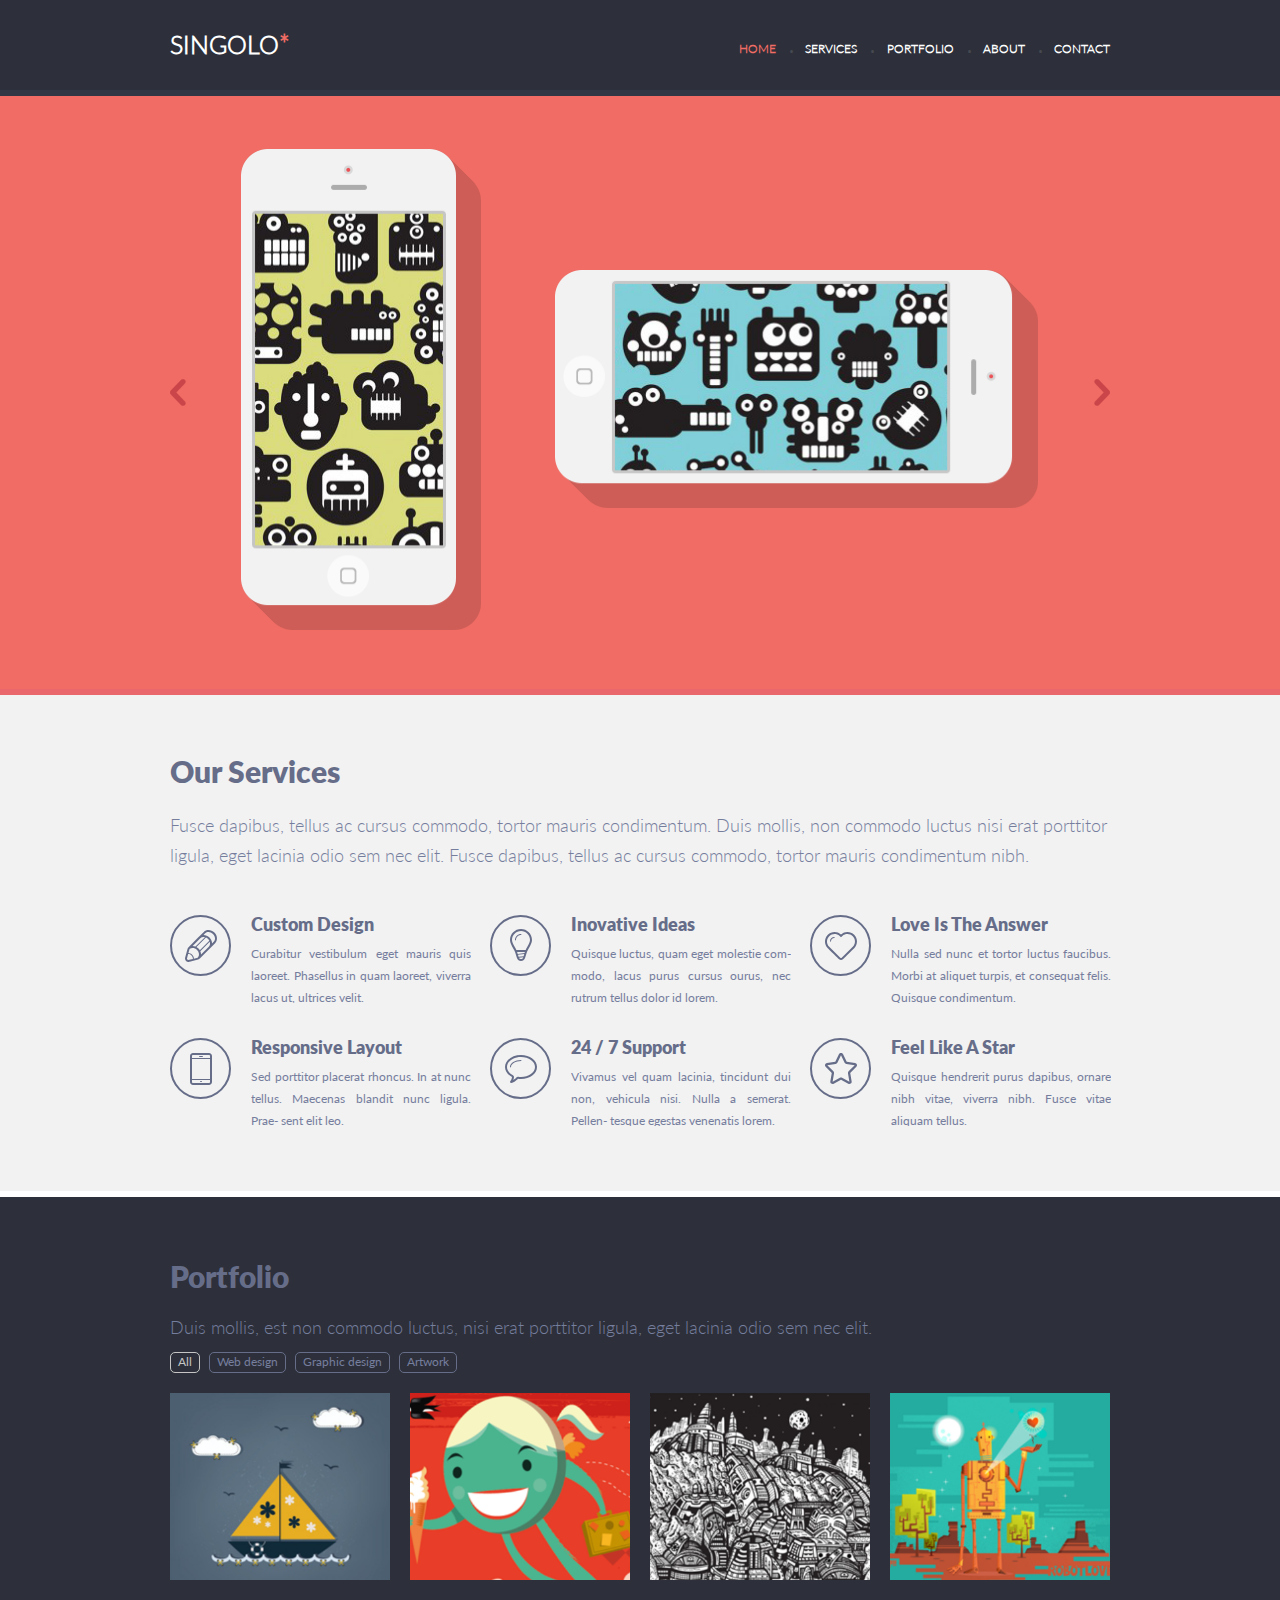
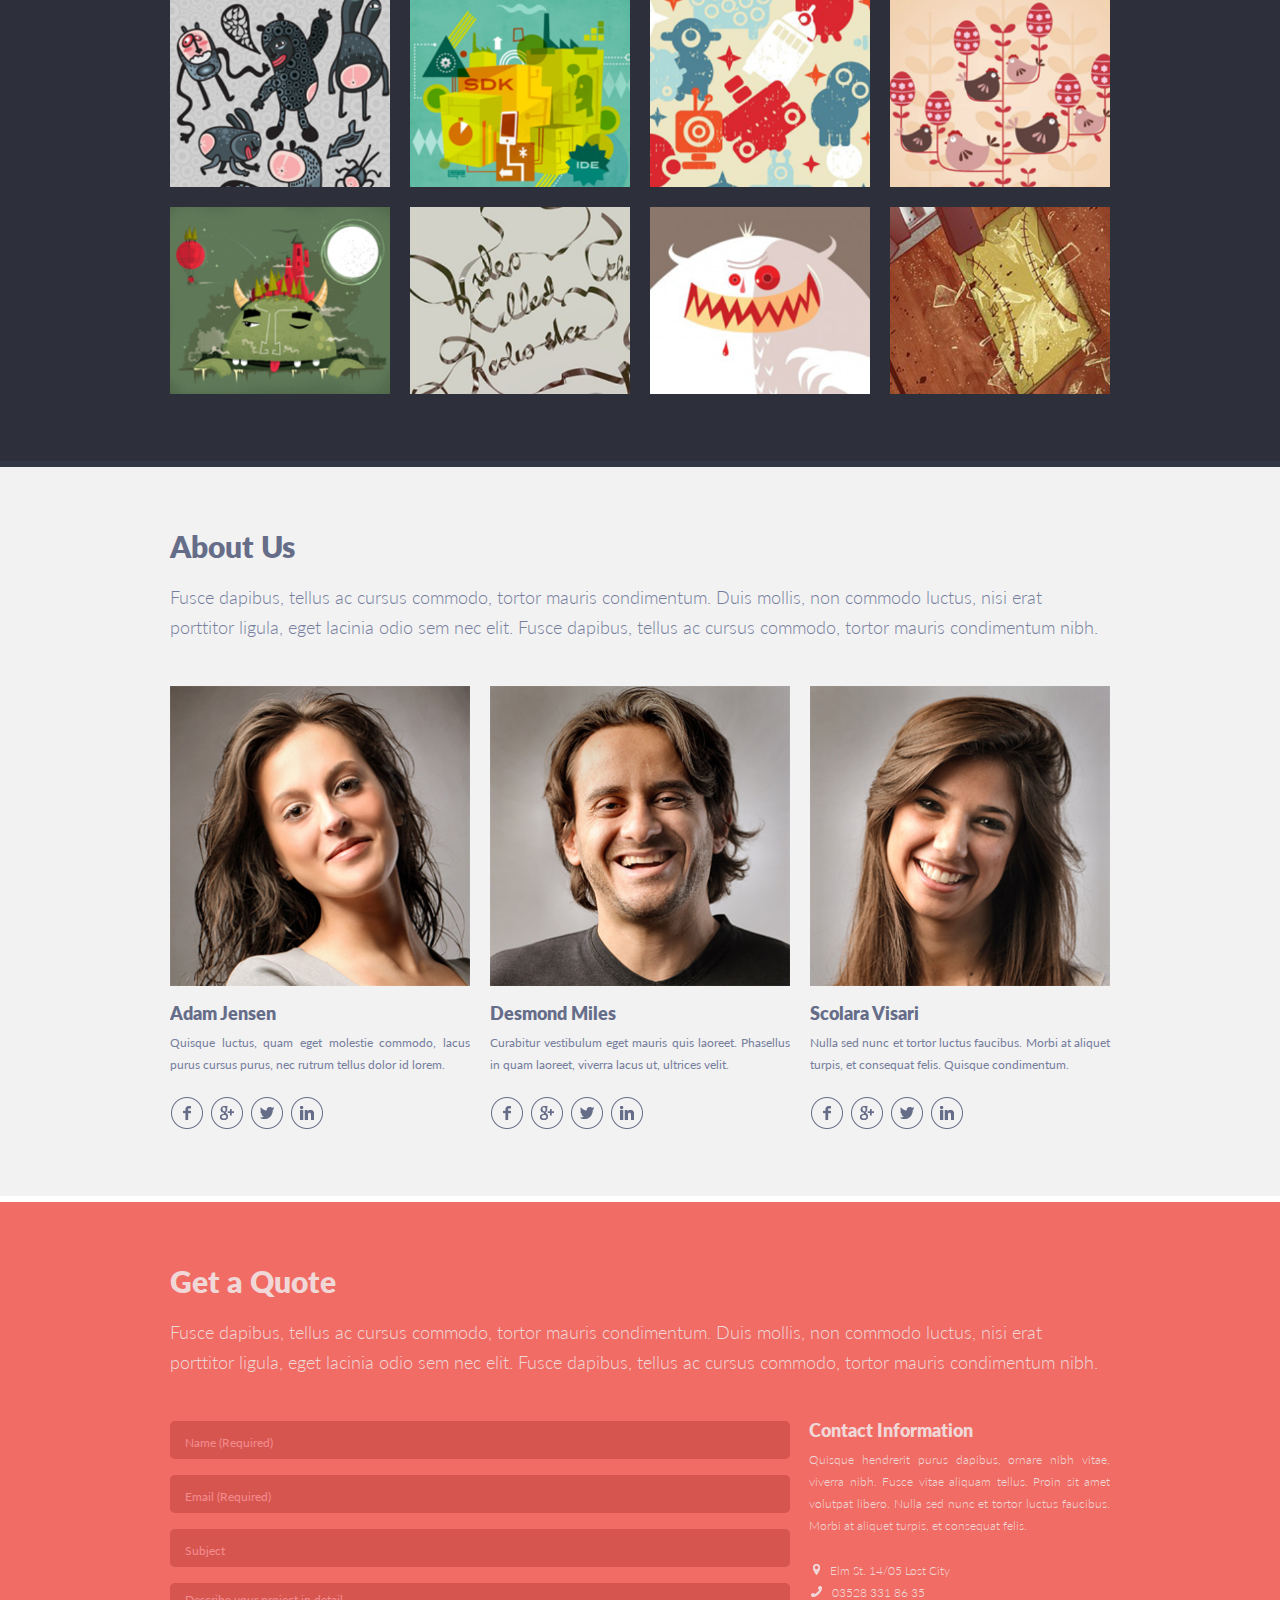
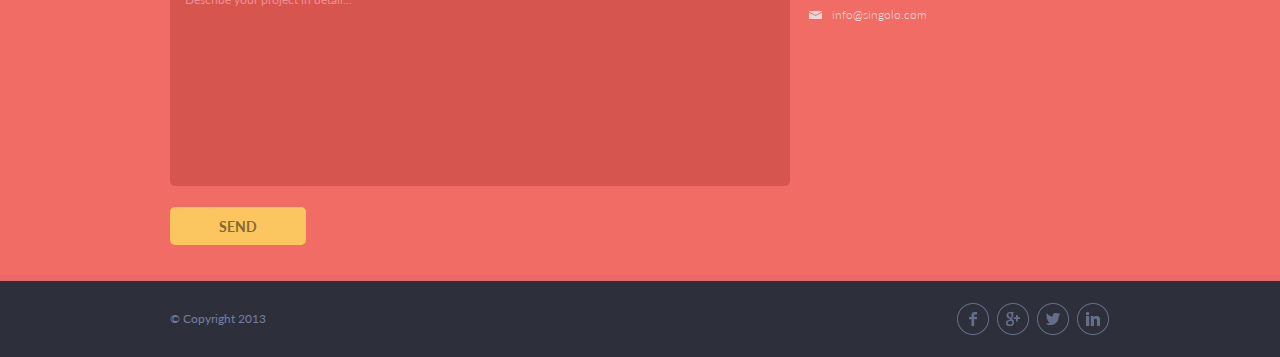
<file: index.html>
<!DOCTYPE html>
<html lang="en">
<head>
  <meta charset="UTF-8">
  <meta name="viewport" content="width=device-width, initial-scale=1.0">
  <title>Singolo</title>
  <link rel="stylesheet" href="style.css">
  <script src="script.js"></script>
</head>
<body>

  <header class="header">
    <div class="wrapper header__wrapper">
      <span class="hamburger header__hamburger">
        <span class="hamburger__line"></span>
      </span>
      <h1 class="logo header__logo">Singolo<span>*</span></h1>
      <nav class="nav header__nav header__nav_disabled">
        <span class="hamburger nav__hamburger">
          <span class="hamburger__line"></span>
        </span>
        <h1 class="logo nav__logo">Singolo<span>*</span></h1>
        <ul class="nav__list">
          <li class="nav__item"><a href="#home" class="nav__link nav__link_home nav__link_active">Home</a></li>
          <li class="nav__item"><a href="#services" class="nav__link nav__link_services">Services</a></li>
          <li class="nav__item"><a href="#portfolio" class="nav__link nav__link_portfolio">Portfolio</a></li>
          <li class="nav__item"><a href="#about" class="nav__link nav__link_about">About</a></li>
          <li class="nav__item"><a href="#contact" class="nav__link nav__link_contact">Contact</a></li>
        </ul>
      </nav>
    </div>
    <div class="bottom-line header__bottom-line"></div>
  </header>

  <div class="slider slider_bg_pink" id="home">
    <div class="wrapper slider__wrapper">
      <span class="ico ico_chevron ico_chevron-left"></span>
      <div class="slide slide_pink slide_active">
        <img class="phone phone_yellow" src="assets/images/slider/iphone_yellow.png" alt="Phone image vertical">
        <div class="screen-overlay screen-overlay_yellow"></div>
        <div class="button-overlay button-overlay_yellow"></div>
        <img class="phone phone_blue" src="assets/images/slider/iphone_blue.png" alt="Phone image horizontal">
        <div class="screen-overlay screen-overlay_blue"></div>
        <div class="button-overlay button-overlay_blue"></div>
      </div>
      <div class="slide slide_blue">
        <img class="phone phone_disabled-left" src="assets/images/slider/iphone_disabled.png" alt="Phone image vertical">
        <img class="phone phone_green" src="assets/images/slider/iphone_green.png" alt="Phone image vertical">
        <img class="phone phone_disabled-right" src="assets/images/slider/iphone_disabled.png" alt="Phone image vertical">
      </div>
      <span class="ico ico_chevron ico_chevron-right"></span>
    </div>
    <div class="bottom-line slider__bottom-line"></div>
  </div>

  <main>
    <section class="our-services" id="services">
      <div class="wrapper our-services__wrapper">
        <h2 class="our-services__heading">Our Services</h2>
        <p class="our-service__description">Fusce dapibus, tellus ac cursus commodo, tortor mauris condimentum. Duis mollis, non commodo luctus nisi erat porttitor ligula, eget lacinia odio sem nec elit. Fusce dapibus, tellus ac cursus commodo, tortor mauris condimentum nibh.</p>
        <div class="layout-3-column our-services__layout-3-column">

          <div class="service">
            <div class="service__icon">
              <span class="ico ico_pen"></span>
            </div>
            <h3 class="service__heading">Custom Design</h3>
            <p class="service__description">Curabitur vestibulum eget mauris quis laoreet. Phasellus in quam laoreet, viverra lacus ut, ultrices velit.</p>
          </div>

          <div class="service">
            <div class="service__icon">
              <span class="ico ico_bulb"></span>
            </div>
            <h3 class="service__heading">Inovative Ideas</h3>
            <p class="service__description">Quisque luctus, quam eget molestie com- modo, lacus purus cursus ourus, nec rutrum tellus dolor id lorem.</p>
          </div>

          <div class="service">
            <div class="service__icon">
              <span class="ico ico_heart"></span>
            </div>
            <h3 class="service__heading">Love Is The Answer</h3>
            <p class="service__description">Nulla sed nunc et tortor luctus faucibus. Morbi at aliquet turpis, et consequat felis. Quisque condimentum.</p>
          </div>

          <div class="service">
            <div class="service__icon">
              <span class="ico ico_phone"></span>
            </div>
            <h3 class="service__heading">Responsive Layout</h3>
            <p class="service__description">Sed porttitor placerat rhoncus. In at nunc tellus. Maecenas blandit nunc ligula. Prae- sent elit leo.</p>
          </div>

          <div class="service">
            <div class="service__icon">
              <span class="ico ico_bubble"></span>
            </div>
            <h3 class="service__heading">24 / 7 Support</h3>
            <p class="service__description">Vivamus vel quam lacinia, tincidunt dui non, vehicula nisi. Nulla a semerat. Pellen- tesque egestas venenatis lorem.</p>
          </div>

          <div class="service">
            <div class="service__icon">
              <span class="ico ico_star"></span>
            </div>
            <h3 class="service__heading">Feel Like A Star</h3>
            <p class="service__description">Quisque hendrerit purus dapibus, ornare nibh vitae, viverra nibh. Fusce vitae aliquam tellus.</p>
          </div>
          
        </div>
      </div>
      <div class="bottom-line our-services__bottom-line"></div>
    </section>

    <section class="portfolio" id="portfolio">
      <div class="wrapper portfolio__wrapper">
        <h2 class="portfolio__heading">Portfolio</h2>
        <p class="portfolio__description">Duis mollis, est non commodo luctus, nisi erat porttitor ligula, eget lacinia odio sem nec elit.</p>
        <div class="portfolio__tags">
          <span class="tag tag_active">All</span>
          <span class="tag">Web design</span>
          <span class="tag">Graphic design</span>
          <span class="tag">Artwork</span>
        </div>
        <div class="layout-4-column  portfolio__layout-4-column">
        </div>
      </div>
      <div class="bottom-line portfolio__bottom-line"></div>
    </section>

    <section class="about-us" id="about">
      <div class="wrapper about-us__wrapper">
        <h2 class="about-us__heading">About Us</h2>
        <p class="about-us__description">Fusce dapibus, tellus ac cursus commodo, tortor mauris condimentum. Duis mollis, non commodo luctus, nisi erat porttitor ligula, eget lacinia odio sem nec elit. Fusce dapibus, tellus ac cursus commodo, tortor mauris condimentum nibh.</p>
        <div class="layout-3-column about-us__layout-3-column">
          <div class="employee">
            <img class="employee__photo" src="./assets/images/employees/employee_1.png" alt="Employee photo">
            <h3 class="employee__name">Adam Jensen</h3>
            <p class="employee__about">Quisque luctus, quam eget molestie commodo, lacus purus cursus purus, nec rutrum tellus dolor id lorem.</p>
            <div class="social-media">
              <span class="ico ico_facebook"></span>
              <span class="ico ico_google"></span>
              <span class="ico ico_twitter"></span>
              <span class="ico ico_linkedin"></span>
            </div>
          </div>

          <div class="employee">
            <img src="./assets/images/employees/employee_2.png" alt="Employee photo" class="employee__photo">
            <h3 class="employee__name">Desmond Miles</h3>
            <p class="employee__about">Curabitur vestibulum eget mauris quis laoreet. Phasellus in quam laoreet, viverra lacus ut, ultrices velit.</p>
            <div class="social-media">
              <span class="ico ico_facebook"></span>
              <span class="ico ico_google"></span>
              <span class="ico ico_twitter"></span>
              <span class="ico ico_linkedin"></span>
            </div>
          </div>

          <div class="employee">
            <img src="./assets/images/employees/employee_3.png" alt="Employee photo" class="employee__photo">
            <h3 class="employee__name">Scolara Visari</h3>
            <p class="employee__about">Nulla sed nunc et tortor luctus faucibus. Morbi at aliquet turpis, et consequat felis. Quisque condimentum.</p>
            <div class="social-media">
              <span class="ico ico_facebook"></span>
              <span class="ico ico_google"></span>
              <span class="ico ico_twitter"></span>
              <span class="ico ico_linkedin"></span>
            </div>
          </div>
          </div>
        </div>
      <div class="bottom-line about-us__bottom-line"></div>
    </section>

    <section class="get-quote" id="contact">
      <div class="wrapper get-quote__wrapper">
        <h2 class="get-quote__heading">Get a Quote</h2>
        <p class="get-quote__description">Fusce dapibus, tellus ac cursus commodo, tortor mauris condimentum. Duis mollis, non commodo luctus, nisi erat porttitor ligula, eget lacinia odio sem nec elit. Fusce dapibus, tellus ac cursus commodo, tortor mauris condimentum nibh.</p>
        <div class="layout-2-column get-quote__layout-2-column">
          <div class="form get-quote__form">
            <form action="#" method="POST">
              <input type="text" required placeholder="Name (Required)" class="form__name">
              <input type="email" required placeholder="Email (Required)" class="form__email">
              <input type="text" placeholder="Subject" class="form__subject">
              <textarea cols="30" rows="10" placeholder="Describe your project in detail..." class="form__details" maxlength="390"></textarea>
              <div class="get-quote__button">
                <button type="submit" class="button button_primary">Send</button>
              </div>
            </form>
          </div>
          <div class="contact-info">
            <h3 class="contact-info__heading">Contact Information</h3>
            <p class="contact-info__description">Quisque hendrerit purus dapibus, ornare nibh vitae, viverra nibh. Fusce vitae aliquam tellus. Proin sit amet volutpat libero. Nulla sed nunc et tortor luctus faucibus. Morbi at aliquet turpis, et consequat felis.</p>
              <p class="contact-info__contact-item">
                <span class="ico ico_location"></span><span>Elm St. 14/05 Lost City</span>
              </p>
              <p class="contact-info__contact-item">
                <span class="ico ico_call"></span><a href="tel:+35283318635">03528 331 86 35</a>
              </p>
              <p class="contact-info__contact-item">
                <span class="ico ico_mail"></span><a href="mailto:info@singolo.com">info@singolo.com</a>
              </p>
          </div>
        </div>
      </div>
      <div class="bottom-line get-quote__bottom-line"></div>
    </section>
  </main> 

  <footer class="footer">
    <div class="wrapper footer__wrapper">
      <span class="footer__copyright">© Copyright 2013</span>
      <div class="social-media">
        <span class="ico ico_facebook"></span>
        <span class="ico ico_google"></span>
        <span class="ico ico_twitter"></span>
        <span class="ico ico_linkedin"></span>
      </div>
    </div>
  </footer>

</body>
</html>
</file>
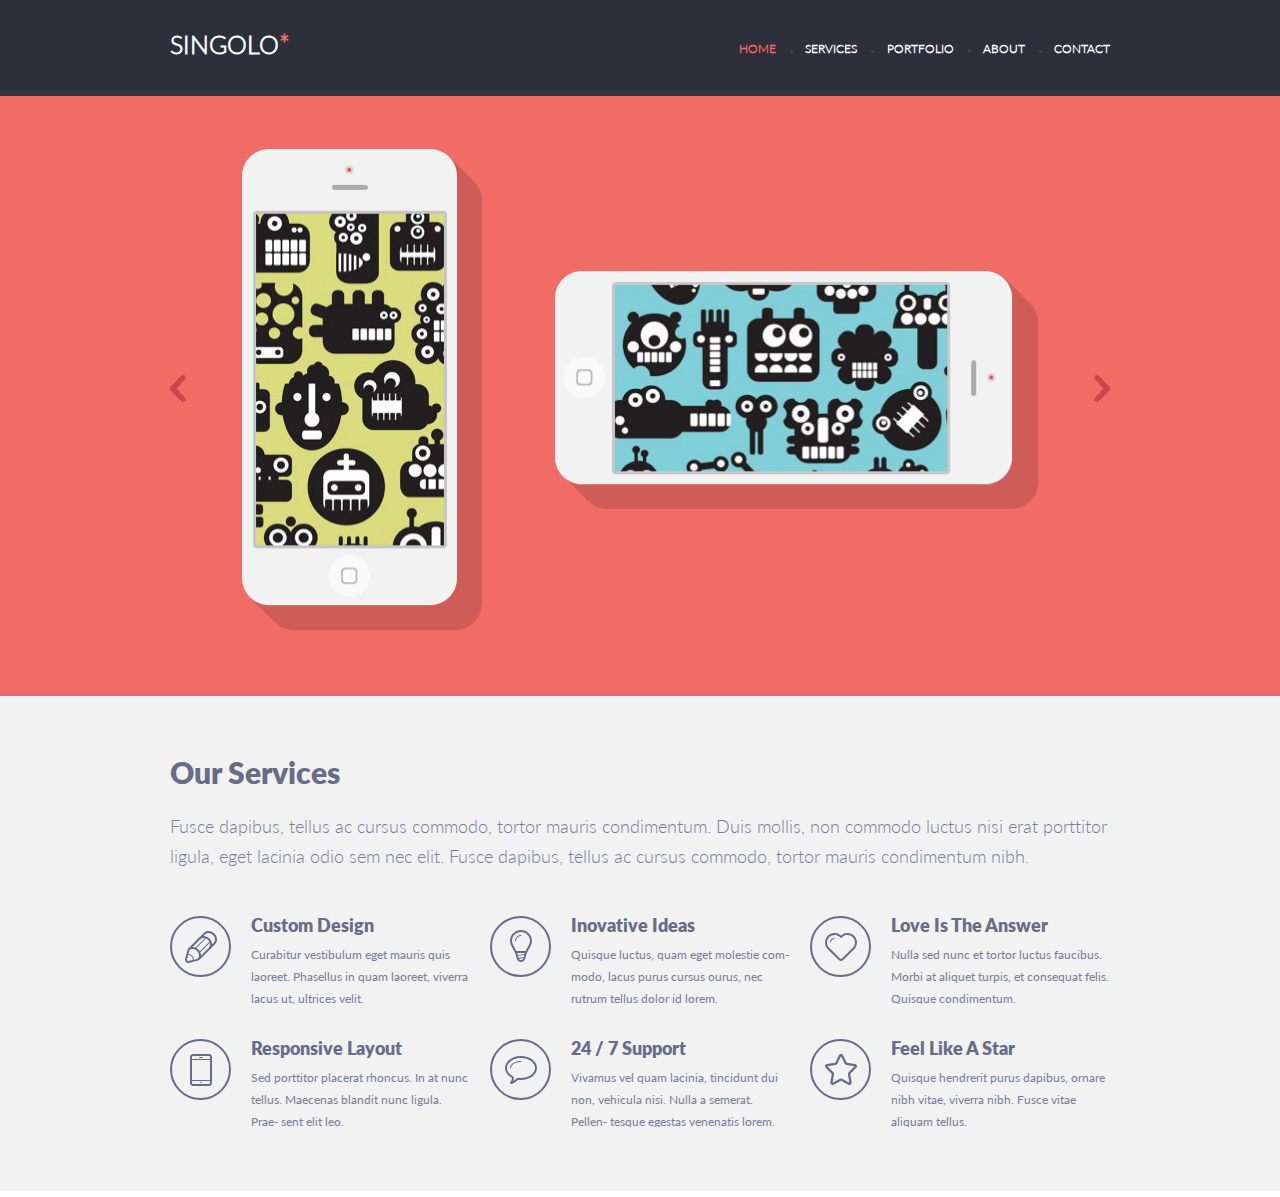
<file: singolo1.html>
<!DOCTYPE html>
<html lang="en">
<head>
  <meta charset="UTF-8">
  <meta name="viewport" content="width=device-width, initial-scale=1.0">
  <title>Singolo</title>
  <link rel="stylesheet" href="singolo1.css">
</head>
<body>

  <header class="header">
    <div class="wrapper header__wrapper">
      <p class="logo">Singolo<span>*</span></p>
      <nav class="header__nav">
        <ul class="nav-list">
          <li class="nav-list__nav-item"><a href="#">Home</a></li>
          <li class="nav-list__nav-item"><a href="#">Services</a></li>
          <li class="nav-list__nav-item"><a href="#">Portfolio</a></li>
          <li class="nav-list__nav-item"><a href="#">About</a></li>
          <li class="nav-list__nav-item"><a href="#">Contact</a></li>
        </ul>
      </nav>
    </div>
    <div class="bottom-line header__bottom-line"></div>
  </header>

  <div class="slider">
    <div class="wrapper slider__wrapper">
      <span class="ico ico_chevron ico_chevron-left"></span>
      <img class="phone phone_vertical" src="assets/images/slider/iPhone_Vertical.png" alt="Phone image vertical">
      <img class="phone phone_horizontal" src="assets/images/slider/iPhone_Horizontal.png" alt="Phone image horizontal">
      <span class="ico ico_chevron ico_chevron-right"></span>
    </div>
    <div class="bottom-line slider__bottom-line"></div>
  </div>

  <main>
    <section class="our-services">
      <div class="wrapper our-services__wrapper">
        <h1 class="our-services__heading">Our Services</h1>
        <p class="our-service__description">Fusce dapibus, tellus ac cursus commodo, tortor mauris condimentum. Duis mollis, non commodo luctus nisi erat porttitor ligula, eget lacinia odio sem nec elit. Fusce dapibus, tellus ac cursus commodo, tortor mauris condimentum nibh.</p>
        <div class="layout-3-column our-services__layout-3-column">

          <div class="service">
            <div class="service__icon">
              <span class="ico ico_pen"></span>
            </div>
            <h3 class="service__heading">Custom Design</h3>
            <p class="service__description">Curabitur vestibulum eget mauris quis laoreet. Phasellus in quam laoreet, viverra lacus ut, ultrices velit.</p>
          </div>

          <div class="service">
            <div class="service__icon">
              <span class="ico ico_bulb"></span>
            </div>
            <h3 class="service__heading">Inovative Ideas</h3>
            <p class="service__description">Quisque luctus, quam eget molestie com- modo, lacus purus cursus ourus, nec rutrum tellus dolor id lorem.</p>
          </div>

          <div class="service">
            <div class="service__icon">
              <span class="ico ico_heart"></span>
            </div>
            <h3 class="service__heading">Love Is The Answer</h3>
            <p class="service__description">Nulla sed nunc et tortor luctus faucibus. Morbi at aliquet turpis, et consequat felis. Quisque condimentum.</p>
          </div>

          <div class="service">
            <div class="service__icon">
              <span class="ico ico_phone"></span>
            </div>
            <h3 class="service__heading">Responsive Layout</h3>
            <p class="service__description">Sed porttitor placerat rhoncus. In at nunc tellus. Maecenas blandit nunc ligula. Prae- sent elit leo.</p>
          </div>

          <div class="service">
            <div class="service__icon">
              <span class="ico ico_bubble"></span>
            </div>
            <h3 class="service__heading">24 / 7 Support</h3>
            <p class="service__description">Vivamus vel quam lacinia, tincidunt dui non, vehicula nisi. Nulla a semerat. Pellen- tesque egestas venenatis lorem.</p>
          </div>

          <div class="service">
            <div class="service__icon">
              <span class="ico ico_star"></span>
            </div>
            <h3 class="service__heading">Feel Like A Star</h3>
            <p class="service__description">Quisque hendrerit purus dapibus, ornare nibh vitae, viverra nibh. Fusce vitae aliquam tellus.</p>
          </div>
          
        </div>
      </div>
      <div class="bottom-line our-services__bottom-line"></div>
    </section>
  </main> 

</body>
</html>
</file>
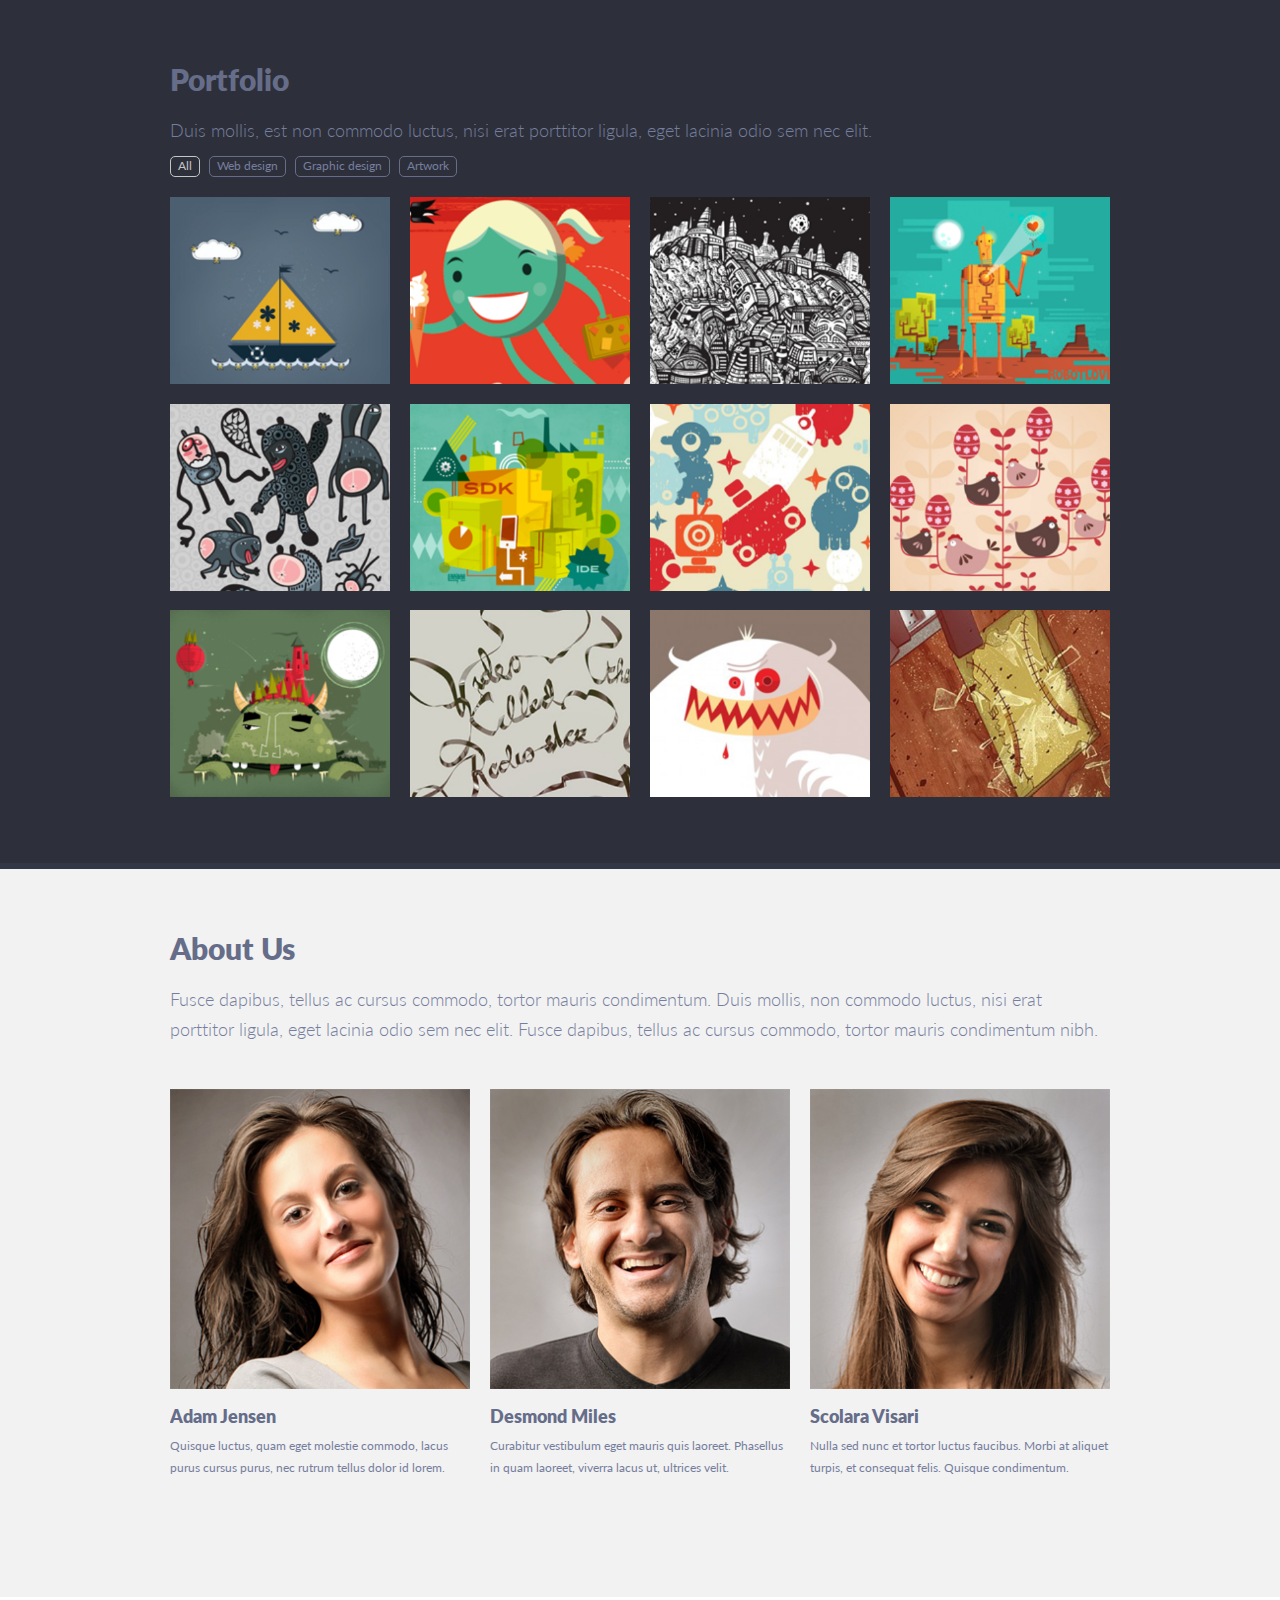
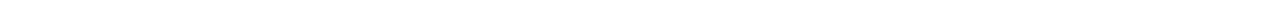
<file: singolo2.html>
<!DOCTYPE html>
<html lang="en">
<head>
  <meta charset="UTF-8">
  <meta name="viewport" content="width=device-width, initial-scale=1.0">
  <title>Singolo</title>
  <link rel="stylesheet" href="singolo2.css">
</head>
<body>
  <main>
    <section class="portfolio">
      <div class="wrapper portfolio__wrapper">
        <h1 class="portfolio__heading">Portfolio</h1>
        <p class="portfolio__description">Duis mollis, est non commodo luctus, nisi erat porttitor ligula, eget lacinia odio sem nec elit.</p>
        <div class="portfolio__tags">
          <span class="tag tag_active">All</span>
          <span class="tag">Web design</span>
          <span class="tag">Graphic design</span>
          <span class="tag">Artwork</span>
        </div>
        <div class="layout-4-column  portfolio__layout-4-column">
          <div class="project project_1"></div>
          <div class="project project_2"></div>
          <div class="project project_3"></div>
          <div class="project project_4"></div>
          <div class="project project_5"></div>
          <div class="project project_6"></div>
          <div class="project project_7"></div>
          <div class="project project_8"></div>
          <div class="project project_9"></div>
          <div class="project project_10"></div>
          <div class="project project_11"></div>
          <div class="project project_12"></div>        
        </div>
      </div>
      <div class="bottom-line portfolio__bottom-line"></div>
    </section>

    <section class="about-us">
      <div class="wrapper about-us__wrapper">
        <h1 class="about-us__heading">About Us</h1>
        <p class="about-us__description">Fusce dapibus, tellus ac cursus commodo, tortor mauris condimentum. Duis mollis, non commodo luctus, nisi erat porttitor ligula, eget lacinia odio sem nec elit. Fusce dapibus, tellus ac cursus commodo, tortor mauris condimentum nibh.</p>
        <div class="layout-3-column about-us__layout-3-column">
          <div class="employee">
            <img class="employee__photo" src="./assets/images/employees/employee_1.png" alt="Employee photo">
            <h3 class="employee__name">Adam Jensen</h3>
            <p class="employee__about">Quisque luctus, quam eget molestie commodo, lacus purus cursus purus, nec rutrum tellus dolor id lorem.</p>
            <div class="social-media">
              <span class="ico ico_facebook"></span>
              <span class="ico ico_google"></span>
              <span class="ico ico_twitter"></span>
              <span class="ico ico_linkedin"></span>
            </div>
          </div>

          <div class="employee">
            <img src="./assets/images/employees/employee_2.png" alt="Employee photo" class="employee__photo">
            <h3 class="employee__name">Desmond Miles</h3>
            <p class="employee__about">Curabitur vestibulum eget mauris quis laoreet. Phasellus in quam laoreet, viverra lacus ut, ultrices velit.</p>
            <div class="social-media">
              <span class="ico ico_facebook"></span>
              <span class="ico ico_google"></span>
              <span class="ico ico_twitter"></span>
              <span class="ico ico_linkedin"></span>
            </div>
          </div>

          <div class="employee">
            <img src="./assets/images/employees/employee_3.png" alt="Employee photo" class="employee__photo">
            <h3 class="employee__name">Scolara Visari</h3>
            <p class="employee__about">Nulla sed nunc et tortor luctus faucibus. Morbi at aliquet turpis, et consequat felis. Quisque condimentum.</p>
            <div class="social-media">
              <span class="ico ico_facebook"></span>
              <span class="ico ico_google"></span>
              <span class="ico ico_twitter"></span>
              <span class="ico ico_linkedin"></span>
            </div>
          </div>
          </div>
        </div>
      <div class="bottom-line about-us__bottom-line"></div>
    </section>
  </main>
</body>
</html>
</file>
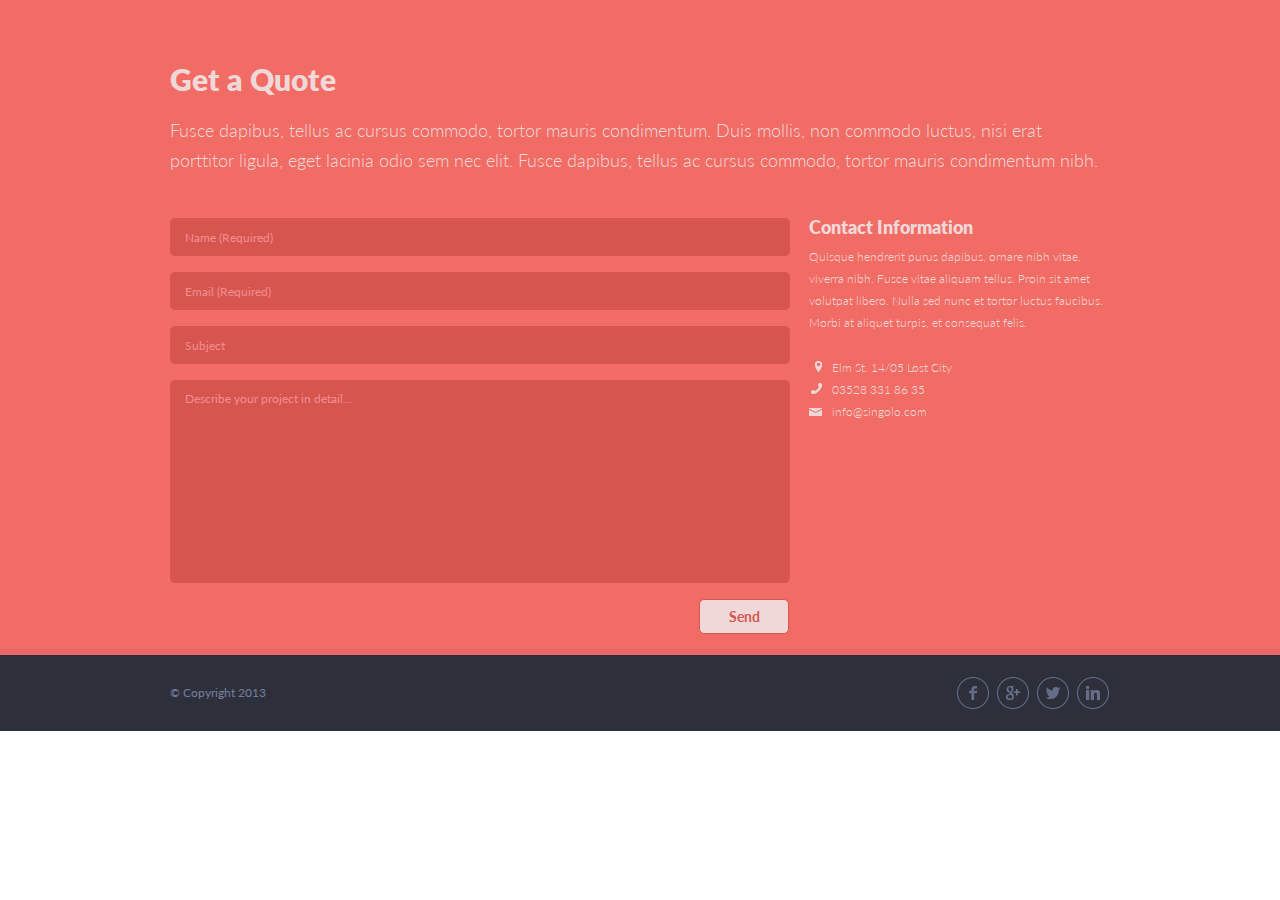
<file: singolo3.html>
<!DOCTYPE html>
<html lang="en">
<head>
  <meta charset="UTF-8">
  <meta name="viewport" content="width=device-width, initial-scale=1.0">
  <title>Singolo</title>
  <link rel="stylesheet" href="singolo3.css">
</head>
<body>
  <main>
    <section class="get-quote">
      <div class="wrapper get-quote__wrapper">
        <h1 class="get-quote__heading">Get a Quote</h1>
        <p class="get-quote__description">Fusce dapibus, tellus ac cursus commodo, tortor mauris condimentum. Duis mollis, non commodo luctus, nisi erat porttitor ligula, eget lacinia odio sem nec elit. Fusce dapibus, tellus ac cursus commodo, tortor mauris condimentum nibh.</p>
        <div class="layout-2-column get-quote__layout-2-column">
          <div class="get-quote__form">
            <form action="" method="POST">
              <input type="text" required placeholder="Name (Required)">
              <input type="email" required placeholder="Email (Required)">
              <input type="text" placeholder="Subject">
              <textarea cols="30" rows="10" placeholder="Describe your project in detail..."></textarea>
              <div class="get-quote__button">
                <button type="submit" class="button">Send</button>
              </div>
            </form>
          </div>
          <div class="contact-info">
            <h3 class="contact-info__heading">Contact Information</h3>
            <p class="contact-info__description">Quisque hendrerit purus dapibus, ornare nibh vitae, viverra nibh. Fusce vitae aliquam tellus. Proin sit amet volutpat libero. Nulla sed nunc et tortor luctus faucibus. Morbi at aliquet turpis, et consequat felis.</p>
              <p class="contact-info__contact-item">
                <span class="ico ico_location"></span><span>Elm St. 14/05 Lost City</span>
              </p>
              <p class="contact-info__contact-item">
                <span class="ico ico_phone"></span><a href="tel:+35283318635">03528 331 86 35</a>
              </p>
              <p class="contact-info__contact-item">
                <span class="ico ico_mail"></span><a href="mailto:info@singolo.com">info@singolo.com</a>
              </p>
          </div>
        </div>
      </div>
      <div class="bottom-line get-quote__bottom-line"></div>
    </section>
    </main>

    <footer class="footer">
      <div class="wrapper footer__wrapper">
        <span>© Copyright 2013</span>
        <div class="social-media">
          <span class="ico ico_facebook"></span>
          <span class="ico ico_google"></span>
          <span class="ico ico_twitter"></span>
          <span class="ico ico_linkedin"></span>
        </div>
      </div>
    </footer>
</body>
</html>
</file>
<file: style.css>
/* ------------------CSS styles reset */
*,
*::before,
*::after {
  box-sizing: border-box;
}

ul,
ol {
  padding: 0;
}

body,
h1,
h2,
h3,
h4,
p,
ul,
ol,
li,
figure,
figcaption,
blockquote,
dl,
dd {
  margin: 0;
}

body {
  min-height: 100vh;
  scroll-behavior: smooth;
  text-rendering: optimizeSpeed;
  line-height: 1.5;
}

ul,
ol {
  list-style: none;
}

img {
  width: 100%;
  display: block;
}

article > * + * {
  margin-top: 1em;
}

input,
button,
textarea,
select {
  font: inherit;
}

/* ------------------Fonts */

@font-face {
  font-family: 'Lato Light';
  src: url('assets/fonts/lato/Lato-Light.ttf');
  font-weight: 300;
}

@font-face {
  font-family: 'Lato Regular';
  src: url('assets/fonts/lato/Lato-Regular.ttf');
  font-weight: 400;
}

@font-face {
  font-family: 'Lato Bold';
  src: url('assets/fonts/lato/Lato-Bold.ttf');
  font-weight: 700;
}

@font-face {
  font-family: 'Lato Black';
  src: url('assets/fonts/lato/Lato-Black.ttf');
  font-weight: 900;
}

/* ------------------Common styles */

html {
  font-size: 10px;
  scroll-behavior: smooth;
}

body {
  font-family: 'Lato Light', Verdana, sans-serif;
  font-size: 1.2rem;
  color: #767e9e;
  
}

h1 {
  font-family: 'Lato Light';
  font-size: 2.5rem;
  font-weight: 700;
  color: #ffffff;
}

h2 {
  font-family: 'Lato Black', Verdana, sans-serif;
  font-size: 3rem;
  color: #666d89;
  line-height: 1.8rem;
}

h3 {
  font-family: 'Lato Black', Verdana, sans-serif;
  font-size: 1.8rem;
  color: #666d89;
  line-height: 1.8rem;
}

.wrapper {
  max-width: 1020px;
  margin: 0 auto;
  padding-left: 40px;
  padding-right: 40px;
}

a {
  text-decoration: none;
}

.bottom-line {
  height: 6px;
}

.layout-2-column,
.layout-3-column,
.layout-4-column {
  display: flex;
  flex-flow: row wrap;
  justify-content: space-between;
  width: 940px;
}

.ico {
  display: inline-block;
}

.social-media {
  display: flex;
  justify-content: space-between;
  width: 154px;
}

.button_primary {
  width: 136px;
  height: 38px;
  cursor: pointer;
  background-color:  #FBC65F;
  border-radius: 5px;
  border: 0;
  font-family: 'Lato Bold';
  font-size: 1.4rem;
  color: #886A30;
  text-transform: uppercase;
  line-height: 3.8rem;
  transition: all 0.3s;
}

.button_primary:hover {
  background-color: rgb(218, 172, 81);
}

/* ------------------Modal */

.overlay {
  position: fixed;
  width: 100vw;
  height: 100vh;
  background-color: rgba(0,0,0, 0.5);
  display: block;
  display: flex;
  justify-content: center;
  align-items: center;
  z-index: 3;
}

.modal {
  width: 350px;
  background-color: #f0d8d9;
  border-radius: 10px;
  border: 1px solid #ccb5b6;
  padding: 20px;
  display: flex;
  flex-direction: column;
  justify-content: flex-start;
  align-items: center;
  font-size: 1.8rem;
  z-index: 4;
  animation: appear 0.3s forwards;  
}

@keyframes appear {
  from {
    width: 350px;
  }

  to {
    transform: scale(1.1)
  }
}

.get-quote__statement,
.get-quote__theme,
.get-quote__details {
  margin-bottom: 12px;
}

/* ------------------Header styles */

.header {
  position: sticky;
  top: 0px;
  background-color: #2d303a;
  z-index: 5;
  transition: 0.2s ease;
}

.header_disabled {
  top: -96px;
}

.header__wrapper {
  display: flex;
  flex-direction: row;
  justify-content: space-between;
  align-items: center;
  height: 90px;
  font-family: 'Lato Light';
  font-weight: 700;
  text-transform: uppercase;
  color: #ffffff;
}

.header__hamburger {
  display: none;
}

.nav__hamburger {
  display: none;
}

.hamburger {
  flex-direction: column;
  justify-content: space-between;
  width: 25px;
  height: 20px;
}

.hamburger::before,
.hamburger::after {
  content: '';
  display: inline-block;
  width: 100%;
  height: 2.4px;
  background-color: #FFFFFF;
  border-radius: 5px;
}

.hamburger__line {
  display: inline-block;
  width: 100%;
  height: 2.4px;
  background-color: #FFFFFF;
  border-radius: 5px;
}

.logo span {
  color: #f06c64;
}

.nav__logo {
  display: none;
}

.header__nav {
  display: block;
}

.nav__list {
  display: flex;
  flex-direction: row;
  justify-content: space-between;
  width: 371px;
  margin-top: 7px;
}

.nav__item {
  cursor: pointer;
}

.nav__item:not(:last-child)::after {
  content: "\25CF";
  color: #464952;
  font-size: 0.5rem;
  margin-left: 14px;
}

.nav__link {
  text-decoration: none;
  color: #ffffff;
}

.nav__link_active {
  color: #f06c64;
}

.header__bottom-line {
  background-color: #323746;
}

/* ------------------Slider styles */

.slider_bg_pink {
  background-color: #f06c64;
}

.slider_bg_blue {
  background-color: #648bf0;
}

.slider__wrapper {
  display: flex;
  align-items: center;
  position: relative;
  height: 593px;
}

.slide {
  display: none;
  position: absolute;
  top: 0;
  left: 0;
  height: 100%;
  width: 100%;
  padding-bottom: 9px;
  z-index: 1;
  animation: 0.5s ease-in-out;
}

.slide_active,
.slide_next {
  display: flex;
  align-items: center;
}

.slide_pink {
  background-color: #f06c64;
}

.slide_blue {
  background-color: #648bf0;
}

.phone_yellow {
  width: 240px;
  height: 483px;
  margin-left: 111px;
}

.phone_blue {
  width: 483px;
  height: 240px;
  margin-left: 74px;
}

.phone_green {
  width: 255px;
  height: 513px;
  margin-left: -30px;
}

.phone_disabled-left,
.phone_disabled-right {
  width: 156px;
  height: 314px;
}

.phone_disabled-left {
  margin-left: 270px;
}

.phone_disabled-right {
  margin-left: -30px;
}

.screen-overlay {
  display: none;
  position: absolute;
  background-color: #000000;
}

.screen-overlay_yellow {
  width: 189px;
  height: 335px;
  left: 125px;
  top: 115px;
}

.screen-overlay_yellow_active {
  display: block;
}

.screen-overlay_blue {
  width: 335px;
  height: 189px;
  right: 201px;
  top: 186px;
}

.screen-overlay_blue_active {
  display: block;
}

.button-overlay {
  display: block;
  position: absolute;
  background-color: transparent;
  width: 40px;
  height: 40px;
  border-radius: 50%;
  cursor: pointer;
}

.button-overlay_yellow {
  left: 198px;
  bottom: 93px;
}

.button-overlay_blue {
  left: 434px;
  top: 260px;
}

.ico_chevron {
  display: inline-block;
  width: 16px;
  height: 27px;
  cursor: pointer;
  position: absolute;
  z-index: 2;
}

.ico_chevron-left {
  background-image: url('assets/images/slider/chevron-left.svg');
  left: 40px;
}

.ico_chevron-right {
  background-image: url('assets/images/slider/chevron-right.svg');
  right: 40px;
}

.to-left {
  animation-name: left;
}

.from-right {
  animation-name: right;
}

.to-right {
  animation-name: right;
  animation-direction: reverse;
}

.from-left {
  animation-name: left;
  animation-direction: reverse;
}

@keyframes left {
  from {
    left: 0;
  }
  to {
    left: -100%;
  }
}

@keyframes right {
  from {
    left: 100%;
  }
  to {
    left: 0;
  }
}

.slider__bottom-line {
  background-color: #ea676b;
}

/* ------------------Our Services styles */

.our-services {
  background-color: #f2f2f2;
}

.our-services__wrapper {
  display: flex;
  flex-direction: column;
  justify-content: flex-start;
  align-items: flex-start;
  padding-top: 67px;
  padding-bottom: 30px;
}

.our-service__description {
  width: 100%;
  font-size: 1.8rem;
  line-height: 3rem;
  margin-top: 30px;
  margin-bottom: 45px;
}

.service {
  display: flex;
  flex-flow: column wrap;
  width: 300px;
  height: 123px;
}

.service__heading {
  width: 220px;
}

.service__description {
  width: 220px;
  height: 60px;
  margin-top: 10px;
  font-family: 'Lato Regular', Verdana, sans-serif;
  line-height: 2.2rem;
  text-align: justify;
  overflow: hidden;
}

.service__icon {
  height: 100%;
  margin-right: 20px;
}

.service__icon .ico {
  width: 61px;
  height: 61px;
}

.ico_pen {
  background-image: url('assets/images/services/pen.svg');
}

.ico_bulb {
  background-image: url('assets/images/services/bulb.svg');
}

.ico_heart {
  background-image: url('assets/images/services/heart.svg');
}

.ico_phone {
  background-image: url('assets/images/services/phone.svg');
}

.ico_bubble {
  background-image: url('assets/images/services/bubble.svg');
}

.ico_star {
  background-image: url('assets/images/services/star.svg');
}

.our-services__bottom-line {
  background-color: #ffffff;
}

/* ------------------Portfolio styles */

.portfolio {
  background-color: #2d303a;
}

.portfolio__wrapper {
  display: flex;
  flex-direction: column;
  justify-content: flex-start;
  align-items: flex-start;
  padding-bottom: 47px;
  padding-top: 70px;
}

.portfolio__description {
  width: 100%;
  font-size: 1.8rem;
  line-height: 3rem;
  margin-top: 27px;
}

.portfolio__tags {
  height: 22px;
  width: 296px;
  margin-top: 10px;
  margin-bottom: 19px;
}

.tag {
  display: inline-block;
  height: 21px;
  border: 1px solid #666d89;
  border-radius: 5px;
  font-family: 'Lato Regular';
  font-size: 1.2rem;
  padding: 0 7px;
  margin-right: 6px;
  cursor: pointer;
}

.tag:hover {
  color: #c5c5c5;
  border: 1px solid #c5c5c5;
}

.tag_active {
  color: #c5c5c5;
  border: 1px solid #c5c5c5;
}

.portfolio__layout-4-column:after {
  content: '';
  display: block;
  width: 220px; 
}

.portfolio__project {
  width: 220px;
  height: 187px;
  margin-bottom: 20px;
  background-size: cover;
  cursor: pointer;
}

.portfolio__project_active {
  border: 5px solid #F06C64;
}

.portfolio__project:nth-child(n+13) {
  display: none;
}

.project_1 {
  background-image: url('./assets/images/projects/project_1.png');
}

.project_2 {
  background-image: url('./assets/images/projects/project_2.png');
}

.project_3 {
  background-image: url('./assets/images/projects/project_3.png');
}

.project_4 {
  background-image: url('./assets/images/projects/project_4.png');
}

.project_5 {
  background-image: url('./assets/images/projects/project_5.png');
}

.project_6 {
  background-image: url('./assets/images/projects/project_6.png');
}

.project_7 {
  background-image: url('./assets/images/projects/project_7.png');
}

.project_8 {
  background-image: url('./assets/images/projects/project_8.png');
}

.project_9 {
  background-image: url('./assets/images/projects/project_9.png');
}

.project_10 {
  background-image: url('./assets/images/projects/project_10.png');
}

.project_11 {
  background-image: url('./assets/images/projects/project_11.png');
}

.project_12 {
  background-image: url('./assets/images/projects/project_12.png');
}

.portfolio__bottom-line {
  background-color: #323746;
}

/* ------------------About us styles */

.about-us {
  background-color: #f2f2f2;
}

.about-us__wrapper {
  display: flex;
  flex-direction: column;
  justify-content: flex-start;
  align-items: flex-start;
  padding-top: 70px;
  padding-bottom: 65px;
}

.about-us__description {
  width: 100%;
  font-size: 1.8rem;
  line-height: 3rem;
  margin-top: 27px;
  margin-bottom: 24px;
}

.employee {
  display: flex;
  flex-direction: column;
  width: 300px;
  padding-top: 20px;
}

.employee__photo {
  display: inline-block;
  width: 300px;
  height: 300px;
  margin-bottom: 18px;
}

.employee__name {
  display: inline-block;
  margin-bottom: 10px;
  max-height: 18px;
  overflow: hidden;
  text-overflow: ellipsis;
}

.employee__about {
  font-family: 'Lato Regular';
  line-height: 2.2rem;
  text-align: justify;
  margin-bottom: 20px;
}

.social-media .ico {
  width: 34px;
  height: 35px;
  cursor: pointer;
}

.ico_facebook {
  background-image: url('assets/images/social_media/Facebook.svg');
}

.ico_google {
  background-image: url('assets/images/social_media/Google.svg');
}

.ico_twitter {
  background-image: url('assets/images/social_media/Twitter.svg');
}

.ico_linkedin {
  background-image: url('assets/images/social_media/LinkedIn.svg');
}

.about-us__bottom-line {
  background-color: #ffffff;
}

/* ------------------Get Quote styles */

.get-quote {
  background-color: #f06c64;
}

.get-quote__wrapper {
  display: flex;
  flex-direction: column;
  justify-content: flex-start;
  align-items: flex-start;
  padding-top: 70px;
  padding-bottom: 30px;
  color: #f0d8d9;
}

.get-quote__heading,
.contact-info__heading {
  color: #f0d8d9;
}

.get-quote__description {
  width: 100%;
  font-size: 1.8rem;
  line-height: 3rem;
  margin-top: 27px;
  margin-bottom: 44px;
}

.get-quote__form {
  flex-basis: 66%;
}

.get-quote__form input, textarea {
  width: 100%;
  border: 0;
  border-radius: 5px;
  background-color: #d6564f;
  padding-left: 15px;
  font-size: 1.8rem;
  color: #f0d8d9;
  margin-bottom: 16px;
}

.get-quote__form input {
  height: 38px;
}

.get-quote__form textarea {
  height: 203px;
  padding-top: 8px;
  resize: none;
}

.get-quote__form input::placeholder, 
.get-quote__form textarea::placeholder {
  font-family: 'Lato Regular';
  font-size: 1.2rem;
  color: #f48c8f;
}

.contact-info {
  flex-basis: 32%;
}

.contact-info__description {
  width: 100%;
  line-height: 2.2rem;
  text-align: justify;
  margin-top: 10px;
  margin-bottom: 23px;
}

.contact-info__contact-item {
  line-height: 2.2rem;
}

.contact-info__contact-item a {
  color: #f0d8d9;
}

.contact-info .ico {
  cursor: pointer;
  margin-right: 10px;
}

.ico_location {
  background-image: url('assets/images/get_quote/location.png');
  width: 7px;
  height: 11px;
  margin-left: 4px;
}

.ico_call {
  background-image: url('assets/images/get_quote/call.png');
  width: 11px;
  height: 11px;
  margin-left: 2px;
}

.ico_mail {
  background-image: url('assets/images/get_quote/mail.png');
  width: 13px;
  height: 8px;
}

.get-quote__bottom-line {
  background-color: #ea676b;
}

/* ------------------Footer styles */

.footer {
  background-color: #2d303a;
}

.footer__wrapper {
  display: flex;
  flex-direction: row;
  justify-content: space-between;
  align-items: center;
  height: 76px;
  font-family: 'Lato Regular';
}


/* ------------------Media 1019px */
@media screen and (max-width: 1019px) {

  .layout-2-column,
  .layout-3-column,
  .layout-4-column {
    width: 689px;
  }

  .wrapper {
    max-width: 768px;
  }

  .slider__wrapper {
    height: 445px;
  }

  .ico_chevron-left {
    left: 28px;
  }
  
  .ico_chevron-right {
    right: 28px;
  }

  .phone_yellow {
    width: 180px;
    height: 364px;
    margin-left: 97px;
  }
  
  .phone_blue {
    width: 364px;
    height: 180px;
    margin-left: 35px;
  }
  
  .phone_green {
    width: 180px;
    height: 364px;
  }
  
  .phone_disabled-left,
  .phone_disabled-right {
    width: 126px;
    height: 255px;
  }
  
  .phone_disabled-left {
    margin-left: 205px;
  }

  .phone_disabled-right {
    margin-left: -25px;
  }

  .button-overlay {
    width: 35px;
    height: 35px;
  }

  .screen-overlay_yellow {
    width: 142px;
    height: 252px;
    left: 107px;
    top: 85px;
  }

  .button-overlay_yellow {
    left: 160px;
    bottom: 70px;
  }

  .screen-overlay_blue {
    width: 252px;
    height: 142px;
    right: 160px;
    top: 138px;
  }

  .button-overlay_blue {
    left: 316px;
    top: 192px;
  }

  .our-services__wrapper {
    padding-top: 49px;
    padding-bottom: 14px;
  }

  .our-service__description {
    margin-top: 28px;
    margin-bottom: 35px;
  }

  .our-services__layout-3-column {
    width: 654px;
  }

  .service {
    height: 145px;
  }

  .portfolio__tags {
    margin-top: 12px;
    margin-bottom: 27px;
  }

  .portfolio__project {
    width: 217px;
    height: 184px;
  }

  .about-us__wrapper {
    padding-top: 60px;
  }

  .about-us__description {
    margin-bottom: 20px;
  }

  .employee {
    width: 219px;
  }

  .employee__photo {
    width: 219px;
    height: 219px;
    margin-bottom: 13px;
  }
  
  .employee__name {
    margin-bottom: 3px;
  }

  .employee__about {
    margin-bottom: 10px;
  }

  .get-quote__wrapper {
    padding-top: 65px;
    padding-bottom: 38px;
  }

  .get-quote__description {
    margin-bottom: 25px;
  }

  .get-quote__form {
    flex-basis: 64%;
  }

  .get-quote__form input, textarea {
    margin-bottom: 12px;
  }

  .get-quote__form textarea {
    height: 160px;
  }

  .contact-info__description {
    margin-top: 4px;
    margin-bottom: 12px;
  }

}

/* ------------------Media 767px */
@media screen and (max-width: 767px) {

  h1 {
    font-family: 'Lato Light';
    font-size: 2rem;
    font-weight: 700;
    color: #ffffff;
  }
  
  .button_primary {
    width: 100%;
    height: 50px;
  }  

  .wrapper {
    max-width: 375px;
    padding-left: 30px;
    padding-right: 30px;
  }

  .layout-2-column,
  .layout-3-column,
  .layout-4-column {
    width: 315px;
  }

  .modal {
    width: 260px;
  }
  
  @keyframes appear {
    from {
      width: 260px;
    }
  
    to {
      transform: scale(1.1)
    }
  }

  .header__wrapper {
    height: 64px;
    justify-content: space-between;
    padding-left: 20px;
    padding-right: 20px;
    position: relative;
  }

  .header__wrapper::after {
    content: '';
    width: 25px;
  }

  .header__hamburger  {
    display: inline-flex;
  }

  .header__nav {
    height: 100vh;
    width: 278px;
    position: fixed;
    top: 0;
    left: 0;
    background-color: #2D303A;
    box-shadow: 0px -40px 20px rgba(0, 0, 0, 0.4);
    transition: 0.4s ease;
  }

  .header__nav_disabled {
    top: 0;
    left: -290px;
  }

  .nav__hamburger {
    display: inline-flex;
    position: absolute;
    top: 22px;
    left: 20px;
    transition: 0.4s ease forwards;
  }

  .rotation-forward {
    animation: rotation 0.7s forwards 0.1s;
  }

  @keyframes rotation {
    0% {
      transform: rotate(0deg);
    }

    100% {
      transform: rotate(90deg);
    }
  }

  .nav__logo {
    display: inline-block;
    position: absolute;
    top: 17px;
    left: 75px;
  }

  .nav__list {
    flex-direction: column;
    width: 150px;
    height: 245px;
    margin-top: 210px;
    margin-left: 70px;
    font-family: 'Lato Regular';
    font-size: 2.4rem;
  }

  .nav__item:not(:last-child)::after {
    display: none;
  }

  .slider__wrapper {
    height: 214px;
  }
  
  .phone_yellow {
    width: 89px;
    height: 177px;
    margin-left: 40px;
  }

  .phone_blue {
    width: 178px;
    height: 89px;
    margin-left: 26px;
  }
  
  .phone_green {
    width: 89px;
    height: 177px;
    margin-left: -20px;
  }
  
  .phone_disabled-left,
  .phone_disabled-right {
    width: 75px;
    height: 145px;
  }
  
  .phone_disabled-left {
    margin-left: 87px;
  }

  .phone_disabled-right {
    margin-left: -13px;
  }

  .button-overlay {
    width: 17px;
    height: 17px;
  }

  .button-overlay_yellow {
    left: 71px;
    bottom: 34px;
  }

  .button-overlay_blue {
    left: 157px;
    top: 90px;
  }

  .screen-overlay_yellow {
    width: 71px;
    height: 122px;
    left: 45px;
    top: 38px;
  }

  .screen-overlay_blue {
    width: 124px;
    height: 70px;
    right: 75px;
    top: 63px;
  }

  .ico_chevron-left {
    left: 8px;
  }
  
  .ico_chevron-right {
    right: 8px;
  }

  .our-services__wrapper {
    padding-top: 36px;
    padding-bottom: 0px;
  }

  .our-service__description {
    margin-bottom: 30px;
  }

  .service {
    height: 119px;
  }

  .portfolio__wrapper {
    padding-top: 47px;
    padding-bottom: 21px;
  }

  .portfolio__tags {
    margin-top: 17px;
    margin-bottom: 24px;
  }

  .portfolio__project {
    width: 151px;
    height: 128px;
    margin-bottom: 14px;
  }

  .portfolio__project:nth-child(n+9) {
    display: none;
  }

  .about-us__wrapper {
    padding-top: 44px;
    padding-bottom: 26px;
  }

  .about-us__description {
    margin-bottom: 6px;
  }

  .employee {
    width: 314px;
    margin-bottom: 12px;
  }

  .employee__photo {
    width: 314px;
    height: 314px;
    margin-bottom: 19px;
  }

  .get-quote__wrapper {
    padding-top: 55px;
    padding-bottom: 42px;
  }

  .get-quote__form {
    flex-basis: 100%;
    margin-bottom: 28px;
  }

  .contact-info {
    flex-basis: 100%;
  }

  .footer__wrapper {
    justify-content: center;
  }

  .footer__copyright {
    display: none;
  }

}

/* ------------------Media 374px */
@media screen and (max-width: 374px) {

  .wrapper {
    max-width: 320px;
    padding-left: 3px;
    padding-right: 2px;
  }

  .phone_yellow {
    margin-left: 23px;
  }

  .phone_blue {
    margin-left: 9px;
  }
  
  .phone_disabled-left {
    margin-left: 60px;
  }

  .button-overlay_yellow {
    left: 54px;
  }

  .button-overlay_blue {
    left: 123px;
  }

  .screen-overlay_yellow {
    left: 28px;
  }

  .screen-overlay_blue {
    right: 54px;
  }

  .ico_chevron-left {
    left: 3px;
  }
  
  .ico_chevron-right {
    right: 3px;
  }
}
</file>
<file: singolo1.css>
/* ------------------CSS styles reset */
*,
*::before,
*::after {
  box-sizing: border-box;
}

ul,
ol {
  padding: 0;
}

body,
h1,
h2,
h3,
h4,
p,
ul,
ol,
li,
figure,
figcaption,
blockquote,
dl,
dd {
  margin: 0;
}

body {
  min-height: 100vh;
  scroll-behavior: smooth;
  text-rendering: optimizeSpeed;
  line-height: 1.5;
}

ul,
ol {
  list-style: none;
}

img {
  width: 100%;
  display: block;
}

article > * + * {
  margin-top: 1em;
}

input,
button,
textarea,
select {
  font: inherit;
}

/* ------------------Fonts */

@font-face {
  font-family: 'Lato Light';
  src: url('assets/fonts/lato/Lato-Light.ttf');
  font-weight: 300;
}

@font-face {
  font-family: 'Lato Regular';
  src: url('assets/fonts/lato/Lato-Regular.ttf');
  font-weight: 400;
}

@font-face {
  font-family: 'Lato Bold';
  src: url('assets/fonts/lato/Lato-Bold.ttf');
  font-weight: 700;
}

@font-face {
  font-family: 'Lato Black';
  src: url('assets/fonts/lato/Lato-Black.ttf');
  font-weight: 900;
}

/* ------------------Common styles */

html {
  font-size: 10px;
}

body {
  font-family: 'Lato Light', Verdana, sans-serif;
  font-size: 1.2rem;
  color: #767e9e;
}

h1 {
  font-family: 'Lato Black', Verdana, sans-serif;
  font-size: 3rem;
  color: #666d89;
  line-height: 1.8rem;
}

h3 {
  font-family: 'Lato Black', Verdana, sans-serif;
  font-size: 1.8rem;
  color: #666d89;
  line-height: 1.8rem;
}

.wrapper {
  max-width: 1020px;
  margin: 0 auto;
  padding-left: 40px;
  padding-right: 40px;
}

.bottom-line {
  height: 6px;
}

.layout-3-column {
  display: flex;
  flex-flow: row wrap;
  justify-content: space-between;
  max-width: 940px;
}

.ico {
  display: inline-block;
}

/* ------------------Header styles */

.header {
  background-color: #2d303a;
}

.header__wrapper {
  display: flex;
  flex-direction: row;
  justify-content: space-between;
  align-items: center;
  height: 90px;
  font-family: 'Lato Light';
  font-weight: 700;
  text-transform: uppercase;
  color: #ffffff;
}

.logo {
  font-size: 2.5rem;
}

.logo span {
  color: #f06c64;
}

.nav-list {
  display: flex;
  flex-direction: row;
  justify-content: space-between;
  width: 371px;
  margin-top: 7px;
}

.nav-list__nav-item {
  cursor: pointer;
}

.nav-list__nav-item:not(:last-child)::after {
  content: "\25CF";
  color: #464952;
  font-size: 0.5rem;
  margin-left: 14px;
}

.nav-list__nav-item a {
  text-decoration: none;
  color: #ffffff;
}

.nav-list__nav-item:first-child a {
  color: #f06c64;
}

.header__bottom-line {
  background-color: #323746;
}

/* ------------------Slider styles */

.slider {
  background-color: #f06c64;
}

.slider__wrapper {
  display: flex;
  flex-direction: row;
  justify-content: space-between;
  align-items: center;
  height: 594px;
  padding-bottom: 9px;
}

.phone_vertical {
  width: 240px;
  height: 483px;
  margin-right: 18px;
}

.phone_horizontal {
  width: 483px;
  height: 240px;
}

.ico_chevron {
  width: 16px;
  height: 27px;
  cursor: pointer;
}

.ico_chevron-left {
  background-image: url('assets/images/slider/chevron-left.svg');
}

.ico_chevron-right {
  background-image: url('assets/images/slider/chevron-right.svg');
}

.slider__bottom-line {
  background-color: #ea676b;
}

/* ------------------Our Services styles */

.our-services {
  background-color: #f2f2f2;
}

.our-services__wrapper {
  display: flex;
  flex-direction: column;
  justify-content: flex-start;
  align-items: flex-start;
  height: 495px;
  padding-top: 67px;
}

.our-service__description {
  width: 100%;
  font-size: 1.8rem;
  line-height: 3rem;
  margin-top: 30px;
  margin-bottom: 45px;
}

.our-services__layout-3-column {
  height: 245px;
}

.service {
  display: flex;
  flex-flow: column wrap;
  width: 300px;
  height: 90px;
}

.service__description {
  width: 220px;
  height: 60px;
  margin-top: 10px;
  font-family: 'Lato Regular', Verdana, sans-serif;
  line-height: 2.2rem;
  overflow: hidden;
}

.service__icon {
  height: 100%;
  margin-right: 20px;
}

.service__icon .ico {
  width: 61px;
  height: 61px;
}

.ico_pen {
  background-image: url('assets/images/services/pen.svg');
}

.ico_bulb {
  background-image: url('assets/images/services/bulb.svg');
}

.ico_heart {
  background-image: url('assets/images/services/heart.svg');
}

.ico_phone {
  background-image: url('assets/images/services/phone.svg');
}

.ico_bubble {
  background-image: url('assets/images/services/bubble.svg');
}

.ico_star {
  background-image: url('assets/images/services/star.svg');
}

.our-services__bottom-line {
  background-color: #ffffff;
}
</file>
<file: singolo2.css>
/* ------------------CSS styles reset */
*,
*::before,
*::after {
  box-sizing: border-box;
}

ul,
ol {
  padding: 0;
}

body,
h1,
h2,
h3,
h4,
p,
ul,
ol,
li,
figure,
figcaption,
blockquote,
dl,
dd {
  margin: 0;
}

body {
  min-height: 100vh;
  scroll-behavior: smooth;
  text-rendering: optimizeSpeed;
  line-height: 1.5;
}

ul,
ol {
  list-style: none;
}

img {
  width: 100%;
  display: block;
}

article > * + * {
  margin-top: 1em;
}

input,
button,
textarea,
select {
  font: inherit;
}

/* ------------------Fonts */

@font-face {
  font-family: 'Lato Light';
  src: url('assets/fonts/lato/Lato-Light.ttf');
  font-weight: 300;
}

@font-face {
  font-family: 'Lato Regular';
  src: url('assets/fonts/lato/Lato-Regular.ttf');
  font-weight: 400;
}

@font-face {
  font-family: 'Lato Bold';
  src: url('assets/fonts/lato/Lato-Bold.ttf');
  font-weight: 700;
}

@font-face {
  font-family: 'Lato Black';
  src: url('assets/fonts/lato/Lato-Black.ttf');
  font-weight: 900;
}

/* ------------------Common styles */

html {
  font-size: 10px;
}

body {
  font-family: 'Lato Light', Verdana, sans-serif;
  font-size: 1.2rem;
  color: #767e9e;
}

.wrapper {
  max-width: 1020px;
  margin: 0 auto;
  padding-left: 40px;
  padding-right: 40px;
}

.bottom-line {
  height: 6px;
}

h1 {
  font-family: 'Lato Black', Verdana, sans-serif;
  font-size: 3rem;
  color: #666d89;
  line-height: 1.8rem;
}

h3 {
  font-family: 'Lato Black', Verdana, sans-serif;
  font-size: 1.8rem;
  color: #666d89;
  line-height: 1.8rem;
}

.layout-3-column {
  display: flex;
  flex-flow: row wrap;
  justify-content: space-between;
  width: 940px;
}

.layout-4-column {
  display: flex;
  flex-flow: row wrap;
  justify-content: space-between;
  width: 940px;
}

.ico {
  display: inline-block;
}

/* ------------------Portfolio styles */

.portfolio {
  background-color: #2d303a;
}

.portfolio__wrapper {
  display: flex;
  flex-direction: column;
  justify-content: flex-start;
  align-items: flex-start;
  height: 863px;
  padding-top: 70px;
}

.portfolio__description {
  width: 100%;
  font-size: 1.8rem;
  line-height: 3rem;
  margin-top: 27px;
}

.portfolio__tags {
  height: 22px;
  width: 296px;
  margin-top: 11px;
  margin-bottom: 19px;
}

.tag {
  display: inline-block;
  height: 21px;
  border: 1px solid #666d89;
  border-radius: 5px;
  font-family: 'Lato Regular';
  font-size: 1.2rem;
  padding: 0 7px;
  margin-right: 6px;
  cursor: pointer;
}

.tag_active {
  color: #c5c5c5;
  border: 1px solid #c5c5c5;
}

.portfolio__layout-4-column {
  height: 620px;
  overflow: hidden;
}

.project {
  width: 220px;
  height: 187px;
  background-size: cover;
}

.project_1 {
  background-image: url('./assets/images/projects/project_1.png');
}

.project_2 {
  background-image: url('./assets/images/projects/project_2.png');
}

.project_3 {
  background-image: url('./assets/images/projects/project_3.png');
}

.project_4 {
  background-image: url('./assets/images/projects/project_4.png');
}

.project_5 {
  background-image: url('./assets/images/projects/project_5.png');
}

.project_6 {
  background-image: url('./assets/images/projects/project_6.png');
}

.project_7 {
  background-image: url('./assets/images/projects/project_7.png');
}

.project_8 {
  background-image: url('./assets/images/projects/project_8.png');
}

.project_9 {
  background-image: url('./assets/images/projects/project_9.png');
}

.project_10 {
  background-image: url('./assets/images/projects/project_10.png');
}

.project_11 {
  background-image: url('./assets/images/projects/project_11.png');
}

.project_12 {
  background-image: url('./assets/images/projects/project_12.png');
}

.portfolio__bottom-line {
  background-color: #323746;
}

/* ------------------About us styles */

.about-us {
  background-color: #f2f2f2;
}

.about-us__wrapper {
  display: flex;
  flex-direction: column;
  justify-content: flex-start;
  align-items: flex-start;
  padding-top: 70px;
  height: 728px;
}

.about-us__description {
  width: 100%;
  font-size: 1.8rem;
  line-height: 3rem;
  margin-top: 27px;
  margin-bottom: 25px;
}

.employee {
  display: flex;
  flex-direction: column;
  width: 300px;
  padding-top: 20px;
}

.employee__photo {
  display: inline-block;
  width: 300px;
  height: 300px;
  margin-bottom: 18px;
}

.employee__name {
  display: inline-block;
  margin-bottom: 10px;
  max-height: 18px;
  overflow: hidden;
}

.employee__about {
  font-family: 'Lato Regular';
  line-height: 2.2rem;
  margin-bottom: 20px;
}

.employee__social-media {
  display: flex;
  justify-content: space-between;
  width: 154px;
}

.employee__social-media .ico {
  width: 34px;
  height: 35px;
  cursor: pointer;
}

.ico_facebook {
  background-image: url('assets/images/social_media/Facebook.svg');
}

.ico_google {
  background-image: url('assets/images/social_media/Google.svg');
}

.ico_twitter {
  background-image: url('assets/images/social_media/Twitter.svg');
}

.ico_linkedin {
  background-image: url('assets/images/social_media/LinkedIn.svg');
}

.about-us__bottom-line {
  background-color: #ffffff;
}
</file>
<file: singolo3.css>
/* ------------------CSS styles reset */
*,
*::before,
*::after {
  box-sizing: border-box;
}

ul,
ol {
  padding: 0;
}

body,
h1,
h2,
h3,
h4,
p,
ul,
ol,
li,
figure,
figcaption,
blockquote,
dl,
dd {
  margin: 0;
}

body {
  min-height: 100vh;
  scroll-behavior: smooth;
  text-rendering: optimizeSpeed;
  line-height: 1.5;
}

ul,
ol {
  list-style: none;
}

img {
  width: 100%;
  display: block;
}

article > * + * {
  margin-top: 1em;
}

input,
button,
textarea,
select {
  font: inherit;
}

/* ------------------Fonts */

@font-face {
  font-family: 'Lato Light';
  src: url('assets/fonts/lato/Lato-Light.ttf');
  font-weight: 300;
}

@font-face {
  font-family: 'Lato Regular';
  src: url('assets/fonts/lato/Lato-Regular.ttf');
  font-weight: 400;
}

@font-face {
  font-family: 'Lato Bold';
  src: url('assets/fonts/lato/Lato-Bold.ttf');
  font-weight: 700;
}

@font-face {
  font-family: 'Lato Black';
  src: url('assets/fonts/lato/Lato-Black.ttf');
  font-weight: 900;
}

/* ------------------Common styles */

html {
  font-size: 10px;
}

body {
  font-family: 'Lato Light', Verdana, sans-serif;
  font-size: 1.2rem;
  color: #767e9e;
}

.wrapper {
  max-width: 1020px;
  margin: 0 auto;
  padding-left: 40px;
  padding-right: 40px;
}

.bottom-line {
  height: 6px;
}

h1 {
  font-family: 'Lato Black', Verdana, sans-serif;
  font-size: 3rem;
  color: #666d89;
  line-height: 1.8rem;
}

h3 {
  font-family: 'Lato Black', Verdana, sans-serif;
  font-size: 1.8rem;
  color: #666d89;
  line-height: 1.8rem;
}

a {
  text-decoration: none;
}

.button {
  width: 90px;
  height: 35px;
  cursor: pointer;
  background-color: #f0d8d9;
  border-radius: 5px;
  border: 1px solid #d6564f;;
  font-family: 'Lato Bold';
  font-size: 1.4rem;
  color: #d6564f;
  transition: all 0.3s;
}

.button:hover {
  background-color: #ddc6c7;
  width: 91px;
  height: 36px;
}

.layout-2-column {
  display: flex;
  flex-flow: row wrap;
  justify-content: space-between;
  width: 940px;
}

.layout-3-column {
  display: flex;
  flex-flow: row wrap;
  justify-content: space-between;
  width: 940px;
}

.layout-4-column {
  display: flex;
  flex-flow: row wrap;
  justify-content: space-between;
  width: 940px;
}

.ico {
  display: inline-block;
}

.social-media {
  display: flex;
  justify-content: space-between;
  width: 154px;
}

/* ------------------Get Quote styles */

.get-quote {
  background-color: #f06c64;
}

.get-quote__wrapper {
  display: flex;
  flex-direction: column;
  justify-content: flex-start;
  align-items: flex-start;
  padding-top: 70px;
  color: #f0d8d9;
}

.get-quote__heading,
.contact-info__heading {
  color: #f0d8d9;
}

.get-quote__description {
  width: 100%;
  font-size: 1.8rem;
  line-height: 3rem;
  margin-top: 27px;
  margin-bottom: 43px;
}

.get-quote__layout-2-column {
  padding-bottom: 14px;
}

.get-quote__form {
  flex-basis: 66%;
}

.get-quote__form form {
  display: flex;
  flex-direction: column;
  align-items: flex-end;
}

.get-quote__form input, textarea {
  width: 100%;
  border: 0;
  border-radius: 5px;
  background-color: #d6564f;
  padding-left: 15px;
}

.get-quote__form input {
  height: 38px;
  margin-bottom: 16px;
}

.get-quote__form textarea {
  height: 203px;
  padding-top: 8px;
  margin-bottom: 16px;
  resize: none;
}

.get-quote__form input::placeholder, 
.get-quote__form textarea::placeholder {
  font-family: 'Lato Regular';
  font-size: 1.2rem;
  line-height: 2.2rem;
  color: #f48c8f;
}

.get-quote__button {
  width: 91px;
  height: 36px;
}

.contact-info {
  flex-basis: 32%;
}

.contact-info__description {
  width: 100%;
  line-height: 2.2rem;
  margin-top: 10px;
  margin-bottom: 23px;
}

.contact-info__contact-item {
  line-height: 2.2rem;
}

.contact-info__contact-item a {
  color: #f0d8d9;
}

.contact-info .ico {
  cursor: pointer;
  margin-right: 10px;
}

.ico_location {
  background-image: url('assets/images/get_quote/location.png');
  width: 7px;
  height: 11px;
  margin-left: 6px;
}

.ico_phone {
  background-image: url('assets/images/get_quote/phone.png');
  width: 11px;
  height: 11px;
  margin-left: 2px;
}

.ico_mail {
  background-image: url('assets/images/get_quote/mail.png');
  width: 13px;
  height: 8px;
}

.get-quote__bottom-line {
  background-color: #ea676b;
}

/* ------------------Footer styles */

.footer {
  background-color: #2d303a;
}

.footer__wrapper {
  display: flex;
  flex-direction: row;
  justify-content: space-between;
  align-items: center;
  height: 76px;
  font-family: 'Lato Regular';
}

.social-media .ico {
  width: 34px;
  height: 35px;
  cursor: pointer;
}

.ico_facebook {
  background-image: url('assets/images/social_media/Facebook.svg');
}

.ico_google {
  background-image: url('assets/images/social_media/Google.svg');
}

.ico_twitter {
  background-image: url('assets/images/social_media/Twitter.svg');
}

.ico_linkedin {
  background-image: url('assets/images/social_media/LinkedIn.svg');
}
</file>
